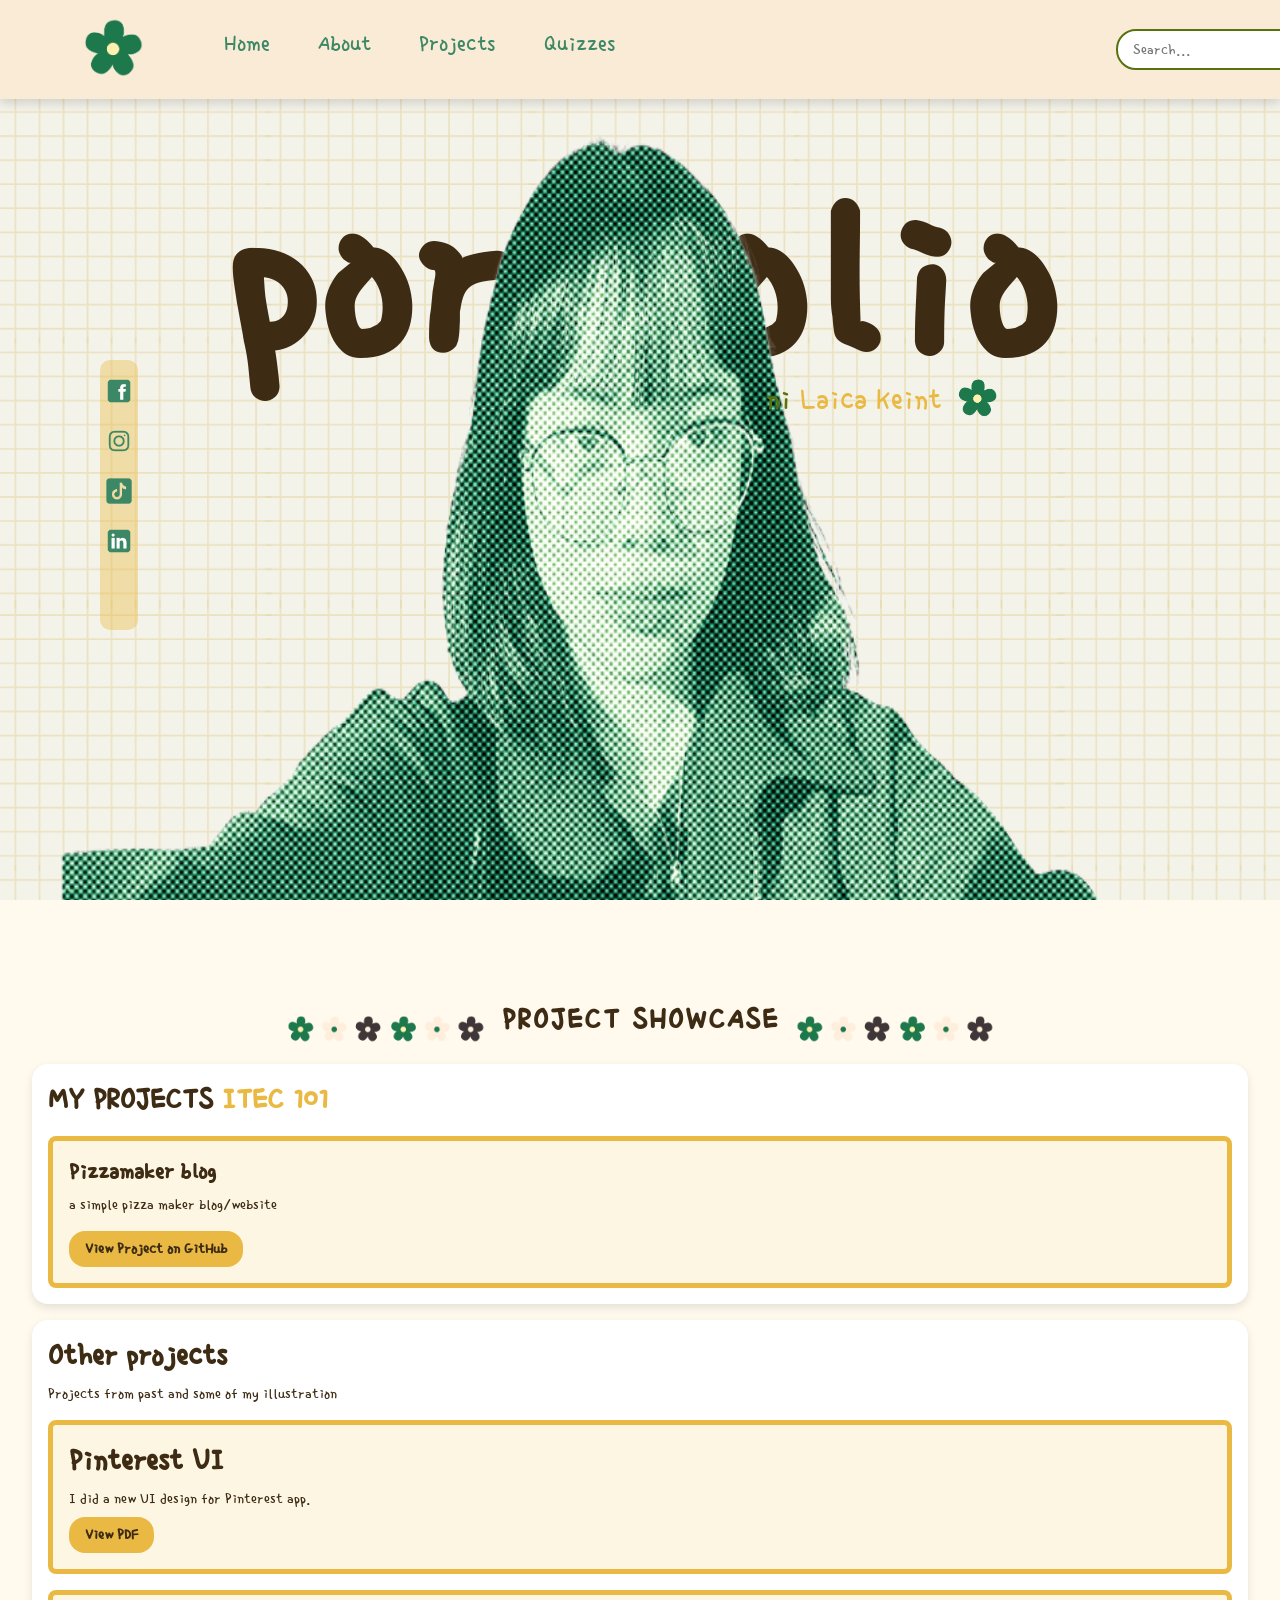
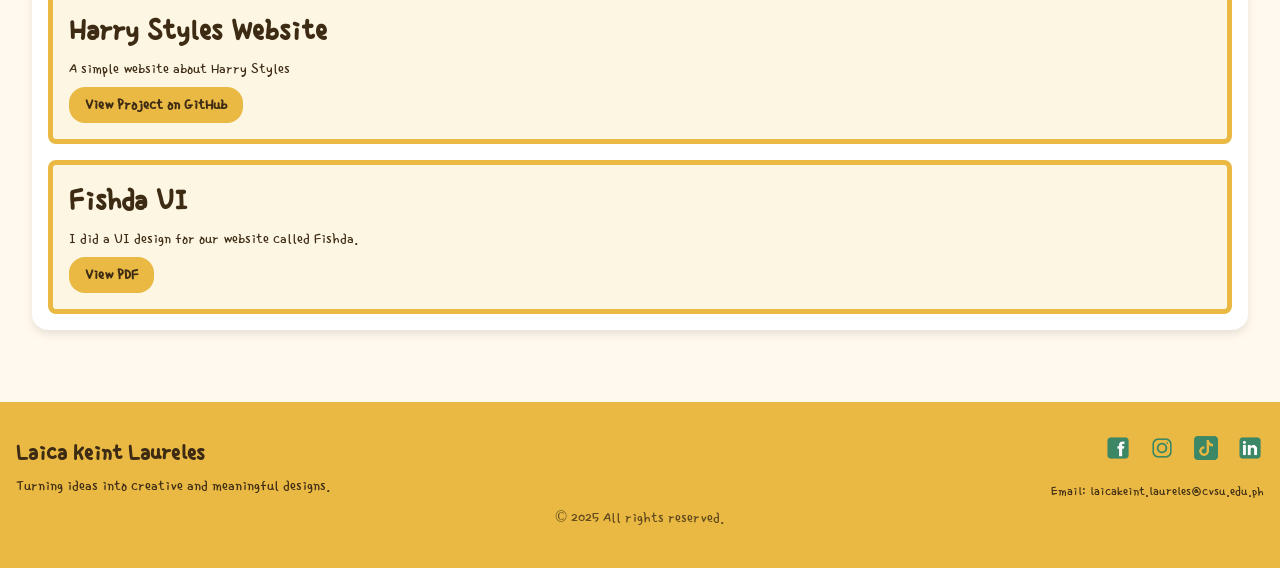
<file: index.html>
<!DOCTYPE html>
<html lang="en">
<head>
    <meta charset="UTF-8">
    <meta name="viewport" content="width=device-width, initial-scale=1.0">
    
    <link rel="stylesheet" href="styles.css">
    <link rel="preconnect" href="https://fonts.googleapis.com">
<link rel="preconnect" href="https://fonts.gstatic.com" crossorigin>
<link href="https://fonts.googleapis.com/css2?family=National+Park:wght@200..800&family=Single+Day&display=swap" rel="stylesheet">
    <title>My Portfolio</title>
</head>
<body>
    <header>
        <div class="nav-container">
            <a href="#" class="logo">
                <img src="img/flower.png" alt="My Portfolio logo">
            </a>
    
            <nav>
                <a href="index.html" class="active">Home</a>
                <a href="about.html">About</a>
                <a href="#projects">Projects</a>
                <a href="quizzes.html">Quizzes</a>
                <form class="search-bar" onsubmit="handleSearch(event)">
                    <input type="text" id="searchInput" placeholder="Search..." autocomplete="off" list="suggestions" />
                    <button type="submit">
                        <img src="icon/search.png" style="width: 28px;" alt="search icon" class="search-icon" />
                    </button>
                    <datalist id="suggestions">
                    <option value="socials">
                    <option value="facebook">
                    <option value="instagram">
                    <option value="linkedin">
                    <option value="contact">
                    <option value="email">
                    <option value="Projects">
                    <option value="Quizzes">
                    </datalist>
                  </form>
                  
            </nav>
        </div>
    </header>

    <section id="home" class="home">
        <div class="socials">
            <a href="https://www.facebook.com/laicabcde/" target="_blank">
              <img src="icon/icons8-facebook-50.png" alt="Facebook">
            </a>
            <a href="https://instagram.com/un.keint91" target="_blank">
              <img src="icon/icons8-instagram-50.png" alt="Instagram">
            </a>
            <a href="https://www.tiktok.com/@sakisakiin?_t=ZS-8vdRkkRG5Qt&_r=1" target="_blank">
              <img src="icon/icons8-tiktok-50 (1).png" alt="TikTok">
            </a>
            <a href="https://www.linkedin.com/in/laica-keint-laureles-a05bb4360/
            " target="_blank">
                <img src="icon/icons8-linkedin-50 (1).png" alt="LinkedIn">
              </a>
          </div>
          
        <div class="home-content behind">
          <h1>portfolio</h1>
        </div>
      
        <div class="home-img">
          <img src="img/homeimage.png" alt="my picture">
        </div>
      
        <div class="home-content above">
          <p>ni <span style="color: #e9b943;">Laica Keint</span></p>
          <img src="img/flower.png" alt="My Portfolio logo">
        </div>
      </section>

      <section id="projects" class="projects">

        <!-- Banner/Header section -->
        <div class="projects-banner">
          <img src="img/flowerbanner.png" alt="flower banner" class="banner-img">
          <h1 class="banner-title">PROJECT SHOWCASE</h1>
          <img src="img/flowerbanner.png" alt="flower banner" class="banner-img">
        </div>
      
        <!-- Project 1 -->
        <div class="recentprojects">
          <h1>MY PROJECTS <span>ITEC 101</span></h1>
          <div class="blogproject">
            <h1>Pizzamaker blog</h1>
            <p>a simple pizza maker blog/website</p>
            <a href="https://github.com/laicagit/pizzamaker.git" target="_blank">View Project on GitHub</a>
          </div>
        </div>
      
        <!-- Project 2 -->
        <div class="pastprojects">
          <h1>Other projects</h1>
          <p>Projects from past and some of my illustration</p>

          <div class="otherproject">
            <h1>Pinterest UI</h1>
            <p>I did a new UI design for Pinterest app.</p>
            <a href="https://drive.google.com/file/d/1seNMVgRJerD6yJK1bs1CyaRzyc9SjiXN/view?usp=drive_link">View PDF</a>
          </div>

          <div class="otherproject">
            <h1>Harry Styles Website</h1>
            <p>A simple website about Harry Styles</p>
            <a href="https://github.com/laicagit/harrystyleswebsite.git">View Project on GitHub</a>
          </div>

          <div class="otherproject">
            <h1>Fishda UI</h1>
            <p>I did a UI design for our website called Fishda.</p>
            <a href="https://docs.google.com/document/d/1ubh7ecKdPG2NLVr1gqyWKk8xSVVPlMwW/edit?usp=sharing&ouid=106854881769982487589&rtpof=true&sd=true">View PDF</a>
          </div>

        </div>

    
      </section>
      

      <footer class="footer">
        <div class="footer-content">
          <div class="footer-left">
            <h2>Laica Keint Laureles</h2>
            <p>Turning ideas into creative and meaningful designs.</p>
          </div>
      
          <div class="footer-right">
            <div class="social-icons">
              <a href="https://www.facebook.com/laicabcde/"><img src="icon/icons8-facebook-50.png" alt="Facebook" /></a>
              <a href="https://instagram.com/un.keint91"><img src="icon/icons8-instagram-50.png" alt="Instagram" /></a>
              <a href="https://www.tiktok.com/@sakisakiin?_t=ZS-8vdRkkRG5Qt&_r=1"><img src="icon/icons8-tiktok-50 (1).png" alt="Tiktok" /></a>
              <a href="https://www.linkedin.com/in/laica-keint-laureles-a05bb4360/"><img src="icon/icons8-linkedin-50 (1).png" alt="LinkedIn" /></a>
            </div>
            <p class="email">Email: laicakeint.laureles@cvsu.edu.ph</p>
          </div>
        </div>
      
        <div class="footer-bottom">
          <p>&copy; 2025 All rights reserved.</p>
        </div>
      </footer>
      
      
      
  
    <script src="script.js"></script>
</body>
</html>
</file>
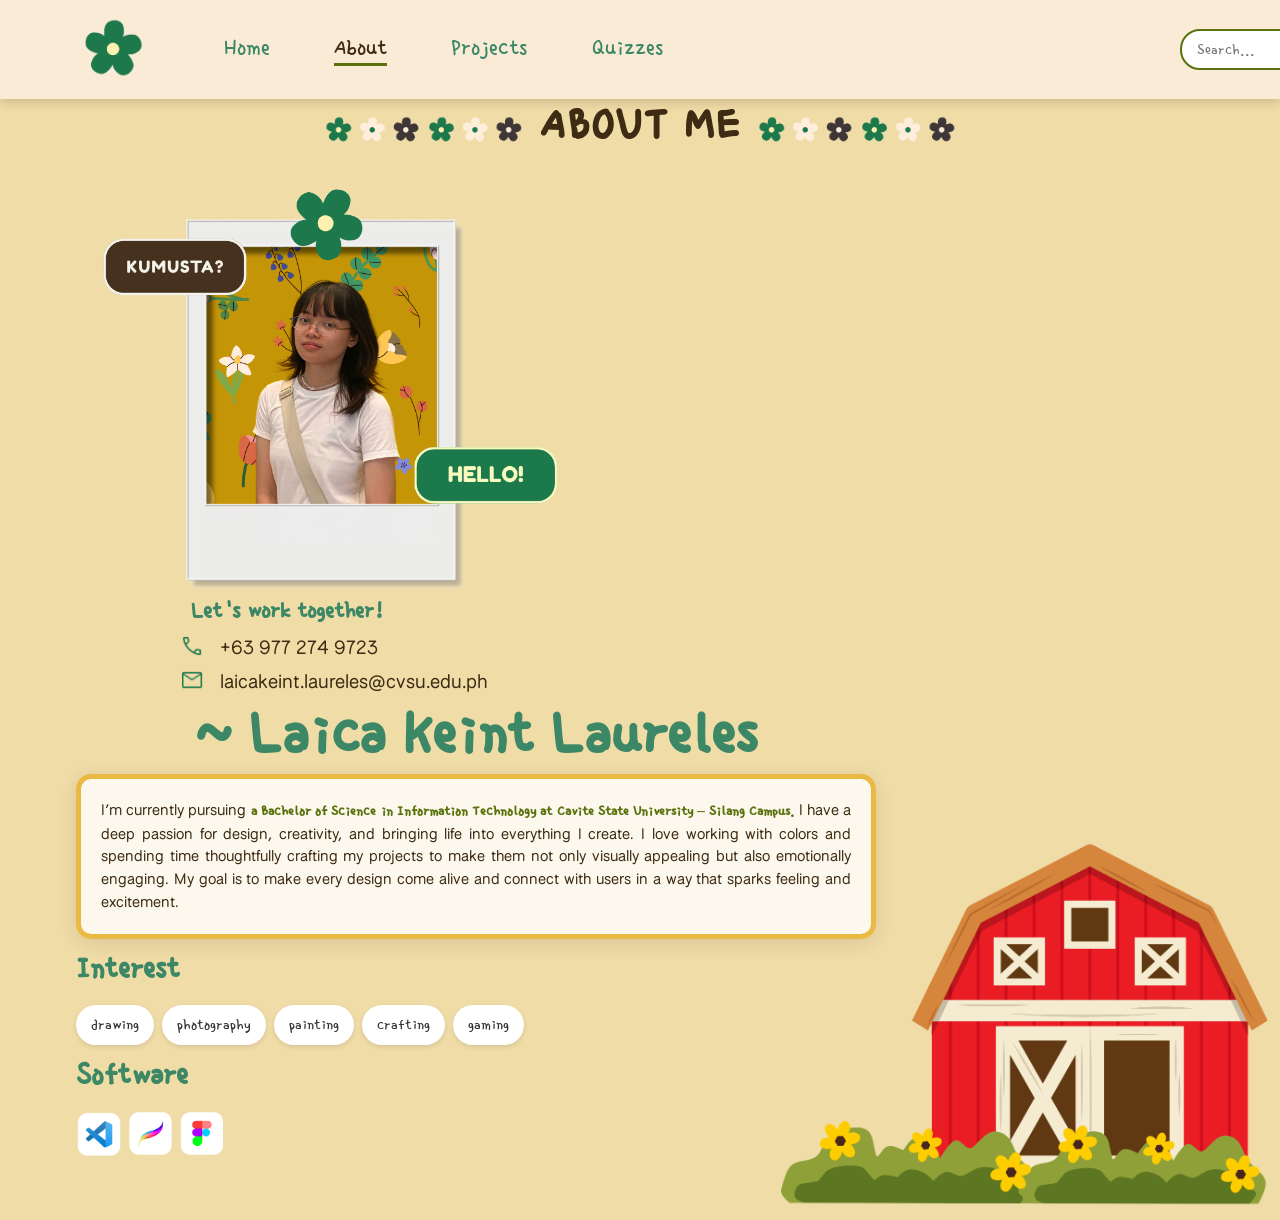
<file: about.html>
<!DOCTYPE html>
<html lang="en">
<head>
    <meta charset="UTF-8">
    <meta name="viewport" content="width=device-width, initial-scale=1.0">
    
    <link rel="stylesheet" href="styles.css">
    <link rel="preconnect" href="https://fonts.googleapis.com">
<link rel="preconnect" href="https://fonts.gstatic.com" crossorigin>
<link href="https://fonts.googleapis.com/css2?family=National+Park:wght@200..800&family=Single+Day&display=swap" rel="stylesheet">
    <title>About me</title>
</head>
<body>

  <header>
    <div class="nav-container">
      <a href="#" class="logo">
        <img src="img/flower.png" alt="My Portfolio logo">
      </a>
  
      <!-- Hamburger Icon -->
      <div class="menu-toggle" onclick="toggleMenu()">☰</div>
  
      <nav class="nav-links">
        <a href="index.html">Home</a>
        <a href="about.html" class="active">About</a>
        <a href="index.html#projects">Projects</a>
        <a href="quizzes.html">Quizzes</a>
        <form class="search-bar" onsubmit="handleSearch(event)">
          <input type="text" id="searchInput" placeholder="Search..." autocomplete="off" list="suggestions" />
          <button type="submit">
            <img src="icon/search.png" style="width: 28px;" alt="search icon" class="search-icon" />
          </button>
          <datalist id="suggestions">
            <option value="socials">
            <option value="facebook">
            <option value="instagram">
            <option value="linkedin">
            <option value="contact">
            <option value="email">
            <option value="Projects">
            <option value="Quizzes">
          </datalist>
        </form>
      </nav>
    </div>
  </header>
  


    <div class="about">
        <div class="banner">
          <img src="img/flowerbanner.png" alt="flower banner" class="banner-img">
          <h1 class="banner-title">about me</h1>
          <img src="img/flowerbanner.png" alt="flower banner" class="banner-img">
        </div>
      
        <div class="about-container">
          <div class="aboutimg">
            <img src="img/aboutimage.png" alt="this is me (Laica)">
            <p class="intro-text"><b>Let's work together!</b></p>
      
            <div class="contact-info">
              <img src="icon/call.png" alt="call icon">
              <p>+63 977 274 9723</p>
            </div>
      
            <div class="contact-info">
              <img src="icon/mail.png" alt="mail icon">
              <p>laicakeint.laureles@cvsu.edu.ph</p>
            </div>
          </div>
          
            <div class="text-and-skills">
              <h1 style="text-align: center; font-family: Single Day, cursive; font-size: 4rem; color: #3c8765;">~ Laica Keint Laureles </h1>
              <div class="about-text">
                <p>
                  I’m currently pursuing <span class="highlight"> a Bachelor of Science in Information Technology at Cavite State University – Silang Campus.</span> I have a deep passion for design, creativity, and bringing life into everything I create. I love working with colors and spending time thoughtfully crafting my projects to make them not only visually appealing but also emotionally engaging. My goal is to make every design come alive and connect with users in a way that sparks feeling and excitement.
                </p>
              </div>

             
          
              <div class="skills">
                <h1>Interest</h1>
                <ul class="interest">
                  <li>drawing</li>
                  <li>photography</li>
                  <li>painting</li>
                  <li>crafting</li>
                  <li>gaming</li>
                </ul>
                <h1>Software</h1>
                <img src="icon/skillsicon.png" alt="vscode procreate figma icon">
              </div>
            </div>
          </div>
          
        </div>
    </div>
      
</body>
</html>
</file>
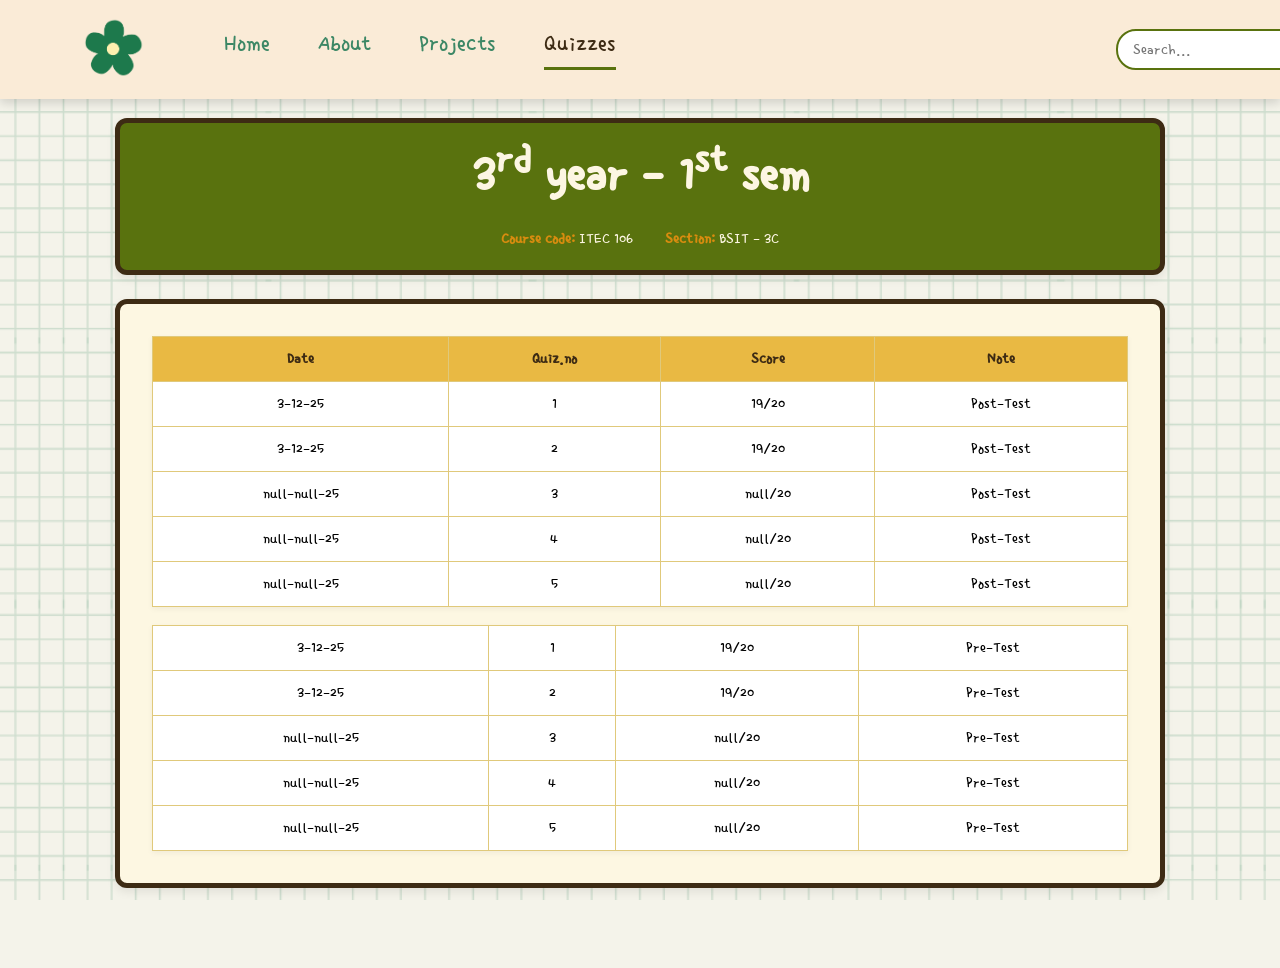
<file: quizzes.html>
<!DOCTYPE html>
<html lang="en">
<head>
    <meta charset="UTF-8">
    <meta name="viewport" content="width=device-width, initial-scale=1.0">
    
    <link rel="stylesheet" href="styles.css">
    <link rel="preconnect" href="https://fonts.googleapis.com">
<link rel="preconnect" href="https://fonts.gstatic.com" crossorigin>
<link href="https://fonts.googleapis.com/css2?family=National+Park:wght@200..800&family=Single+Day&display=swap" rel="stylesheet">
    <title>My Portfolio</title>
</head>
<body>
    <header>
        <div class="nav-container">
            <a href="#" class="logo">
                <img src="img/flower.png" alt="My Portfolio logo">
            </a>
    
            <nav>
                <a href="index.html" >Home</a>
                <a href="about.html">About</a>
                <a href="index.html#projects">Projects</a>
                <a href="quizzes.html" class="active">Quizzes</a>
                <form class="search-bar" onsubmit="handleSearch(event)">
                    <input type="text" id="searchInput" placeholder="Search..." autocomplete="off" list="suggestions" />
                    <button type="submit">
                        <img src="icon/search.png" style="width: 28px;" alt="search icon" class="search-icon" />
                    </button>
                    <datalist id="suggestions">
                    <option value="socials">
                    <option value="facebook">
                    <option value="instagram">
                    <option value="linkedin">
                    <option value="contact">
                    <option value="email">
                    <option value="Projects">
                    <option value="Quizzes">
                    </datalist>
                  </form>
            </nav>
        </div>
    </header>

<section id="quizzes" class="quizzes">
<div class="quiz-container">
    <div class="quiz-header">
        <h1>3<sup>rd</sup> year - 1<sup>st</sup> sem</h1>
        <div class="quiz-details">
            <p><span>Course code:</span> ITEC 106</p>
            <p><span>Section:</span> BSIT - 3C</p>
          </div>
          
    </div>
        <div class="quiz-subheader">
            <table>
                <tr>
                    <th>Date</th>
                    <th>Quiz.no</th>
                    <th>Score</th>
                    <th>Note</th>
                </tr>

                <tr>
                    <td>3-12-25</td>
                    <td>1</td>
                    <td>19/20</td>
                    <td>Post-Test</td>
                </tr>

                <tr>
                    <td>3-12-25</td>
                    <td>2</td>
                    <td>19/20</td>
                    <td>Post-Test</td>
                </tr>

                <tr>
                    <td>null-null-25</td>
                    <td>3</td>
                    <td>null/20</td>
                    <td>Post-Test</td>
                </tr>

                <tr>
                    <td>null-null-25</td>
                    <td>4</td>
                    <td>null/20</td>
                    <td>Post-Test</td>
                </tr>

                <tr>
                    <td>null-null-25</td>
                    <td>5</td>
                    <td>null/20</td>
                    <td>Post-Test</td>
                </tr>
            </table>
<br>

            <table>
                <tr>
                    <td>3-12-25</td>
                    <td>1</td>
                    <td>19/20</td>
                    <td>Pre-Test</td>
                </tr>

                <tr>
                    <td>3-12-25</td>
                    <td>2</td>
                    <td>19/20</td>
                    <td>Pre-Test</td>
                </tr>

                <tr>
                    <td>null-null-25</td>
                    <td>3</td>
                    <td>null/20</td>
                    <td>Pre-Test</td>
                </tr>

                <tr>
                    <td>null-null-25</td>
                    <td>4</td>
                    <td>null/20</td>
                    <td>Pre-Test</td>
                </tr>

                <tr>
                    <td>null-null-25</td>
                    <td>5</td>
                    <td>null/20</td>
                    <td>Pre-Test</td>
                </tr>
            </table>
        </div>
   
</div>

</section>

</body>
</html>
</file>
<file: styles.css>
* {
    margin: 0;
    padding: 0;
    box-sizing: border-box;
    text-decoration: none;
    border: 0;
    outline: 0;
}

body {
    width: 100%;
    height: 100vh;
    overflow-x: hidden;
    background-color: #f4f3ea;
}

html {
    scroll-behavior: smooth;
}

.logo img{
    margin-left: 30px;
    width: 60px;
}

.socials {
    background-color: rgba(233, 185, 67, 0.4); /* 0.4 means 40% opacity */
    width: 3%;
    height: 30%;
    position: absolute;
    top: 55%;
    left: 100px;
    transform: translateY(-50%);
    display: flex;
    flex-direction: column;
    gap: 1rem;
    z-index: 10;
    align-items: center;
    padding: 1rem 0;
    border-radius: 10px;
}  
  
.socials img {
    width: 30px;
    height: 30px;
    transition: transform 0.3s ease;
}
  
.socials img:hover {
    transform: scale(1.2);
}
  
nav {
    display: flex;
    
}

nav a {
    color: #3c8765;
    font-family: "Single Day", cursive;
    font-size: 1.5rem;
    margin-left: 3rem;
    font-weight: 300;
    font-style: normal;
    transform: 0.3s ease;
    text-transform: none;
    border-bottom: 3px solid transparent;
}

nav a.active {
    color: #3d2b14;
    border-bottom: 3px solid #59720e;
}

.nav-container {
    display: flex;
    align-items: center;
    gap: 2rem; 
    justify-content: space-between;
    padding: 1rem;
   
}

nav a:hover,
nav a:active {
    color: #3d2b14;
    border-bottom: 3px solid #59720e;
}

nav a:link, .logo {
    text-decoration: none;
}

header {
    background-color: antiquewhite;
    position: fixed;
    top: 0;
    left: 0;
    width: 100%;
    height: 11%;
    padding: 1rem 3%;
    display: flex;
    align-items: center;
    gap: 2rem;
    z-index: 100;
    box-shadow: 0 4px 10px rgba(0, 0, 0, 0.15); 
}

section {
    min-height: 100vh;
    padding: 5rem 9% 5rem;
}

.home {
    position: relative;
    width: 100%;
    height: 100vh;
    overflow: hidden;
    display: flex;
    align-items: center;
    justify-content: center;
}

.home::before {
    content: "";
    position: absolute;
    top: 0; 
    left: 0;
    width: 100%;
    height: 100%;
    background-image: url('img/homebg.png');
    background-size: cover;
    background-repeat: no-repeat;
    background-position: center;
    opacity: 0.3; /* adjust transparency here */
    z-index: -1; /* place it behind the content */
  }

  .quizzes::before {
    content: "";
    position: absolute;
    top: 0; 
    left: 0;
    width: 100%;
    height: 100%;
    background-image: url('img/quizzesbg.png');
    background-size: cover;
    background-repeat: no-repeat;
    background-position: center;
    opacity: 0.3; /* adjust transparency here */
    z-index: -1; /* place it behind the content */
  }

.home-img img {
    position: absolute;
    margin-top: 10%;
    top: 0;
    left: 0;
    margin-left: 4%;
    width: 85%;
    height: 100%;
    z-index: 1;
}

/* Behind the image */
.behind-text {
    position: absolute;
    transform: translateX(-50%);
    z-index: 0;
}
  
  /* Above the image */
.above-text {
    position: absolute;
    top: 70%;
    left: 5%; /* Pushes it away from the left edge */
    z-index: 2;
    text-align: left;
}

.home-content h1 {
    color:#3d2b14;
    font-family: "Single Day", cursive;
    font-size:15rem;
    font-style: bold;
    top: 0;
    margin-bottom: 40%;
}

.home-content p {
    top: 0;
    margin-bottom:100px;
    color:#59720e;
    font-family: "Single Day", cursive;
    font-style: bold;
    font-size: 2rem;
}

.home-content.above img {
    height: 2.5rem;
    width: auto;
    margin-bottom:105px;
  }

.home-content.above {
    position: absolute;
    right: 22%;
    z-index: 2;
    display: flex;
    align-items: center;
    gap: 1rem;
    text-align: right;
}
  
.banner-img {
    margin-top: 10px;
    width: 300px;
    height: auto;    
  }

.about {
    background-color: rgba(233, 185, 67, 0.4);
    padding: 10px;
}

.banner h1 {
    font-family: "Single Day", cursive; 
    font-size: 3rem;
    color: #3d2b14;
    
}
  
.banner {
    display: flex;
    align-items: center;
    justify-content: center;
    gap: 1rem; 
    margin-top: 50px; 
    padding-top: 35px;
}

.aboutimg img{
    margin: 0;
    width: 500px;  
    height: auto; 
    margin-left: 10%;
}

.intro-text {
    font-family: "Single Day", cursive;
    font-size: 1.5rem;
    font-style: bold;
    margin-left: 33%;
    color: #3c8765;
}
  
.contact-info {
    display: flex;
    margin-left: 23%;
    gap: 1rem;
    margin-top: 0.5rem;

}
  
.contact-info img {
    width: 24px;
    height: 24px;
}
  
.contact-info p {
    font-family: "National Park", sans-serif;
    font-size: 1.2rem;
    color: #3d2b14;
    margin: 0;
}
  
.search-bar {
    display: flex;
    background-color: white;
    border: 2px solid #59720e;
    align-items: center;
    gap: 0.5rem;
    border-radius: 20px;
    padding: 2px 10px;
    margin-left: 500px;
    width: 250px;  /* You can adjust this value as needed */
  }
  
  .search-bar input {
    border: none;
    outline: none;
    padding: 5px;
    font-family: "Single Day", cursive;
    font-size: 1rem;
    background-color: transparent;
    width: 100%;  /* Ensure input fills the width of the search bar */
  }
  
  .search-bar button {
    background: none;
    border: none;
    cursor: pointer;
    font-size: 1.2rem;
    color: #3c8765;
  }
  
  /* Removes the default dropdown arrow in Chrome */
input::-webkit-calendar-picker-indicator {
    display: none !important;
  }
  
  input::-webkit-search-decoration,
  input::-webkit-search-cancel-button,
  input::-webkit-search-results-button,
  input::-webkit-search-results-decoration {
    display: none;
  }

  .suggestion-box {
    position: absolute;
    top: 100%;
    left: 0;
    background-color: white;
    border: 2px solid #59720e;
    border-top: none;
    width: 100%;
    max-height: 150px;
    overflow-y: auto;
    z-index: 99;
    border-radius: 0 0 10px 10px;
    font-family: "Single Day", cursive;
  }
  
  .suggestion-box div {
    padding: 8px 12px;
    cursor: pointer;
  }
  
.suggestion-box div:hover {
    background-color: #f0f0f0;
}
  
.about-text {
    max-width: 800px;
    margin: 40px auto;
    padding: 20px 30px;
    background-color: rgba(255, 255, 255, 0.8); /* semi-transparent */
    border-left: 5px solid #e9b943;
    border-radius: 15px;
    box-shadow: 0 4px 20px rgba(0, 0, 0, 0.1);
    font-family: 'Single Day', cursive;
    font-size: 1.3rem;
    color: #3d2b14;
    line-height: 1.8;
    text-align: justify;
}


  
.about-text .highlight {
    color: #59720e;
    font-weight: bold;
}
  
.about-container {
    display: flex;
    align-items: flex-start;
    padding: 1rem;
    flex-wrap: wrap;
  }

  .highlight {
    font-family: "Single Day", cursive;
  }
  
  .about-text {
    flex: 2;
    margin: 0;
    max-width: 800px;
    background-color: rgba(255, 255, 255, 0.8);
    border: 5px solid #e9b943;
    margin-bottom: 10px;
    padding: 20px;
    border-radius: 15px;
    box-shadow: 0 4px 20px rgba(0, 0, 0, 0.1);
    font-family: "National Park", sans-serif;
    font-size: .95rem;
    line-height: 1.5;
    color: #3d2b14;
  }

  @media (max-width: 768px) {
    .about-container {
      flex-direction: column;
      align-items: center;
    }
  }


  .skills h1 {
    margin-bottom: 1rem;
    font-family: "Single Day", cursive;
    font-size: 2rem;
    color: #3c8765;
  }
  
  .skills img {
    width: 100%;
    max-width: 150px;
    height: auto;
    display: block;
  }

.text-and-skills {
    margin-left: 50px;
 
}

.interest {
    list-style: none;            /* Removes bullets */
    padding: 0;
    margin: 0;
    display: flex;
    flex-direction: row;      /* Makes them vertical */
    gap: 0.5rem;                 /* Space between items */
    max-width: 200px;            /* Optional: limits the width */
  }
  
  .interest li {
    background-color: white;
    padding: 10px 15px;
    border-radius: 25px;
    box-shadow: 0 2px 5px rgba(0, 0, 0, 0.1); /* Optional: soft shadow */
    font-family: "Single Day", cursive;
    font-size: 1rem;
    color: #333;
    margin-bottom: 10px;
  }

  .about {
    background-color: rgba(233, 185, 67, 0.4); /* Your existing background */
    background-image: url("img/barnhouse.png"); /* Replace with your actual image path */
    background-repeat: no-repeat;
    background-position: bottom right;
    background-size: 500px auto; /* Adjust size as needed */
    padding-bottom: 3rem; /* Optional: give space for the image */
  }

  .footer {
    background-color: #e9b943;
    color: #3d2b14;
    text-align: center;
    padding: 2rem 1rem;
  }
  
  .footer h2 {
    font-family: "Single Day", cursive;
    margin-bottom: 0.5rem;
  }
  
  .footer p {
    font-family: "Single Day", cursive;
    font-size: 1rem;
    margin-bottom: 1rem;
  }
  
  .social-icons {
    display: flex;
    justify-content: center;
    gap: 1rem;
    margin-bottom: 1rem;
  }
  
  .social-icons img {
    width: 28px;
    height: 28px;
    transition: transform 0.3s ease;
  }
  
  .social-icons img:hover {
    transform: scale(1.2);
  }
  
  .footer-bottom {
    font-size: 0.9rem;
    opacity: 0.8;
  }
  

  .footer-content {
    display: flex;
    justify-content: space-between;
    align-items: center;
    flex-wrap: wrap;
    text-align: left;
  }
  
  .footer-left {
    flex: 1;
  }
  
  .footer-right {
    display: flex;
    gap: 1rem;
    justify-content: flex-end;
    flex: 1;
  }
  
  .footer h2,
  .footer p {
    margin: 0 0 0.5rem 0;
  }

  
  .footer .email {
    text-align: center;
    font-size: 0.9rem;
    font-family: "Single Day", cursive;
    color: #3d2b14;
    margin-top: -1rem;
  }
  .footer-content {
    display: flex;
    justify-content: space-between;
    align-items: center;
    flex-wrap: wrap;
    text-align: left;
  }
  
  .footer-left,
  .footer-right {
    flex: 1;
  }
  
  .footer-right {
    display: flex;
    flex-direction: column;
    align-items: flex-end;
  }
  
  .email {
    margin-top: 0.5rem;
    font-family: "Single Day", cursive;
    font-size: 0.9rem;
    color: #3d2b14;
  }
  
  
  
  /* Projects Section */
.projects {
    padding: 4rem 2rem;
    background-color: #fff9ee;
    color: #3d2b14;
    font-family: 'Single Day', cursive;
  }
  
  .projects h1 {
    font-size: 2rem;
    margin-bottom: .5rem;
    color: #3d2b14;
  }
  
  .projects span {
    color: #e9b943;
  }
  
  .recentprojects,
  .pastprojects {
    background-color: #fff;
    padding: 1rem;
    margin-bottom: 1rem;
    border-radius: 1rem;
    box-shadow: 0 4px 10px rgba(0, 0, 0, 0.1);
  }
  
  .otherproject,
  .blogproject {
    margin-top: 1rem;
    padding: 1rem;
    background-color: #fdf6e3;
    border: 5px solid #e9b943;
    border-radius: 0.5rem;
  }

  .otherprojects,
  .blogproject h1 {
    font-size: 1.5rem;
    margin-bottom: 0.5rem;
  }
  
  .pastprojects,
  .blogproject p {
    margin-bottom: 0.5rem;
  }
  
  .projects a {
    display: inline-block;
    margin-top: 0.5rem;
    text-decoration: none;
    color: #3d2b14;
    background-color: #e9b943;
    padding: 0.5rem 1rem;
    border-radius: 1rem;
    transition: background-color 0.3s ease;
    font-weight: bold;
  }
  
  .projects a:hover {
    background-color: #ffcd5c;
  }


  .projects {
    display: block;
    gap: rem;
  }
  
  @media (min-width: 768px) {
    .projects {
      flex-direction: row;
    }
  
    .recentprojects,
    .pastprojects {
      flex: 1;
    }

    
  }
  .projects-banner {
    display: flex;
    align-items: center;
    justify-content: center;
    gap: 1rem;
    margin-top: 3%;
    margin-bottom: 1rem;
    flex-wrap: wrap;
  }
  
  .banner-title {
    font-family: "Single Day", cursive;
    font-size: 2.5rem;
    color: #3d2b14;
    text-transform: uppercase;
    letter-spacing: 2px;
  }
  
  .banner-img {
    width: 200px;
    height: auto;
  }
  

  .quizzes {
    margin-top: 3%;

  }

  .quiz-subheader {
    max-width: 1200px;
    margin: 0 auto;
    background-color: #fdf7e2;
    border: 5px solid #3d2b14;;
    border-radius: 12px;
    padding: 2rem;
    box-shadow: 0 4px 10px rgba(0, 0, 0, 0.08);
  }

  .quiz-header {
    text-align: center;
    display: flex;
    flex-direction: column;
    padding-top: 1%;
    align-items: center;
    background-color: #59720e;
    max-width: 1200px;
    margin: 0 auto;
    border: 5px solid #3d2b14;;
    border-radius: 12px;
    box-shadow: 0 4px 10px rgba(0, 0, 0, 0.08);
  }
  
  
  .quiz-header h1 {
    font-family: "Single Day", cursive;
    font-size: 3.2rem;
    color: #fdf6e3;
    margin-bottom: 0.5rem;
  }
  
  .quiz-header p {
    font-family: "Single Day", cursive;
    font-size: 1rem;
    margin: 0.3rem 0;
  }
  
  .quiz-header p span {
    font-weight: bold;
    color: #d88c0f;
  }
  
  .quiz-subheader {
    margin-top: 1.5rem;
    overflow-x: auto;
  }
  
  .quiz-subheader table {
    width: 100%;
    border-collapse: collapse;
    background-color: #fff;
    box-shadow: 0 2px 6px rgba(0, 0, 0, 0.05);
  }
  
  .quiz-subheader th,
  .quiz-subheader td {
    font-family: "Single Day", cursive;
    padding: 0.75rem 1rem;
    text-align: center;
    border: 1px solid #e0c97b;
  }

  
  
  .quiz-subheader th {
    background-color: #e9b943;
    color: #3d2b14;
    font-weight: bold;
  }
  
  .quiz-details {
    justify-content: center;
    display: flex;
    gap: 2rem; 
    flex-wrap: wrap; 
    margin: 0.5rem 0 1rem;
    color: #fdf6e3;
      
  }


  .menu-toggle {
    display: none;
    font-size: 2rem;
    cursor: pointer;
  }
  
.nav-links {
  display: flex;
  gap: 1rem;
  align-items: center;
}
/* Responsive styles */
@media (max-width: 768px) {
  .nav-links {
    display: none;
    flex-direction: column;
    width: 100%;
    margin-top: 1rem;
  }

  .nav-links.active {
    display: flex;
  }

  .menu-toggle {
    display: block;
  }

  .search-bar {
    width: 100%;
  }
}


/* Responsive styles */
@media (max-width: 768px) {
  .search-bar {
    flex-direction: column;
    align-items: stretch;
    width: 100%;
    margin-top: 0.5rem;
  }

  .search-bar input {
    width: 100%;
  }

  .search-bar button {
    align-self: flex-end;
  }
}


@media (max-width: 768px) {
  .nav-links a {
    margin-bottom: 0.5rem;
  }

  .search-bar {
    margin-top: 1rem;
  }
}
</file>
